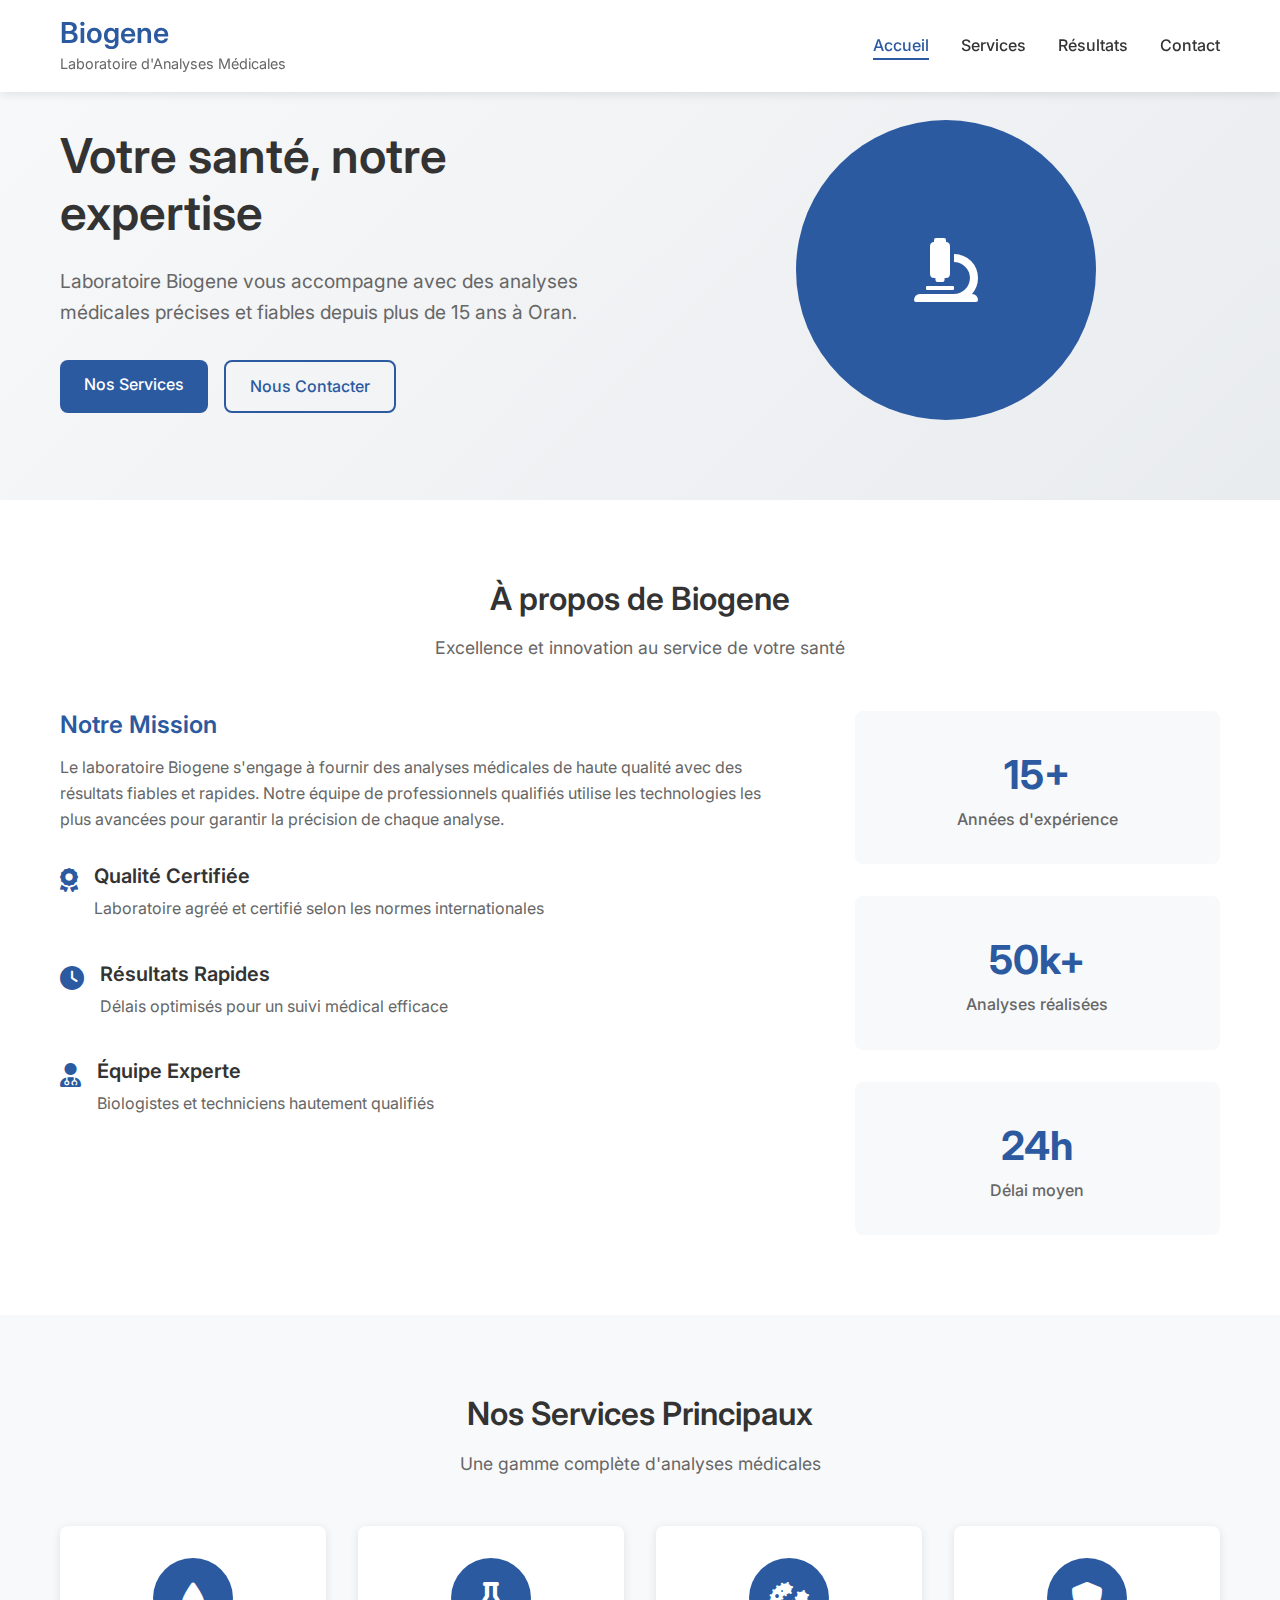
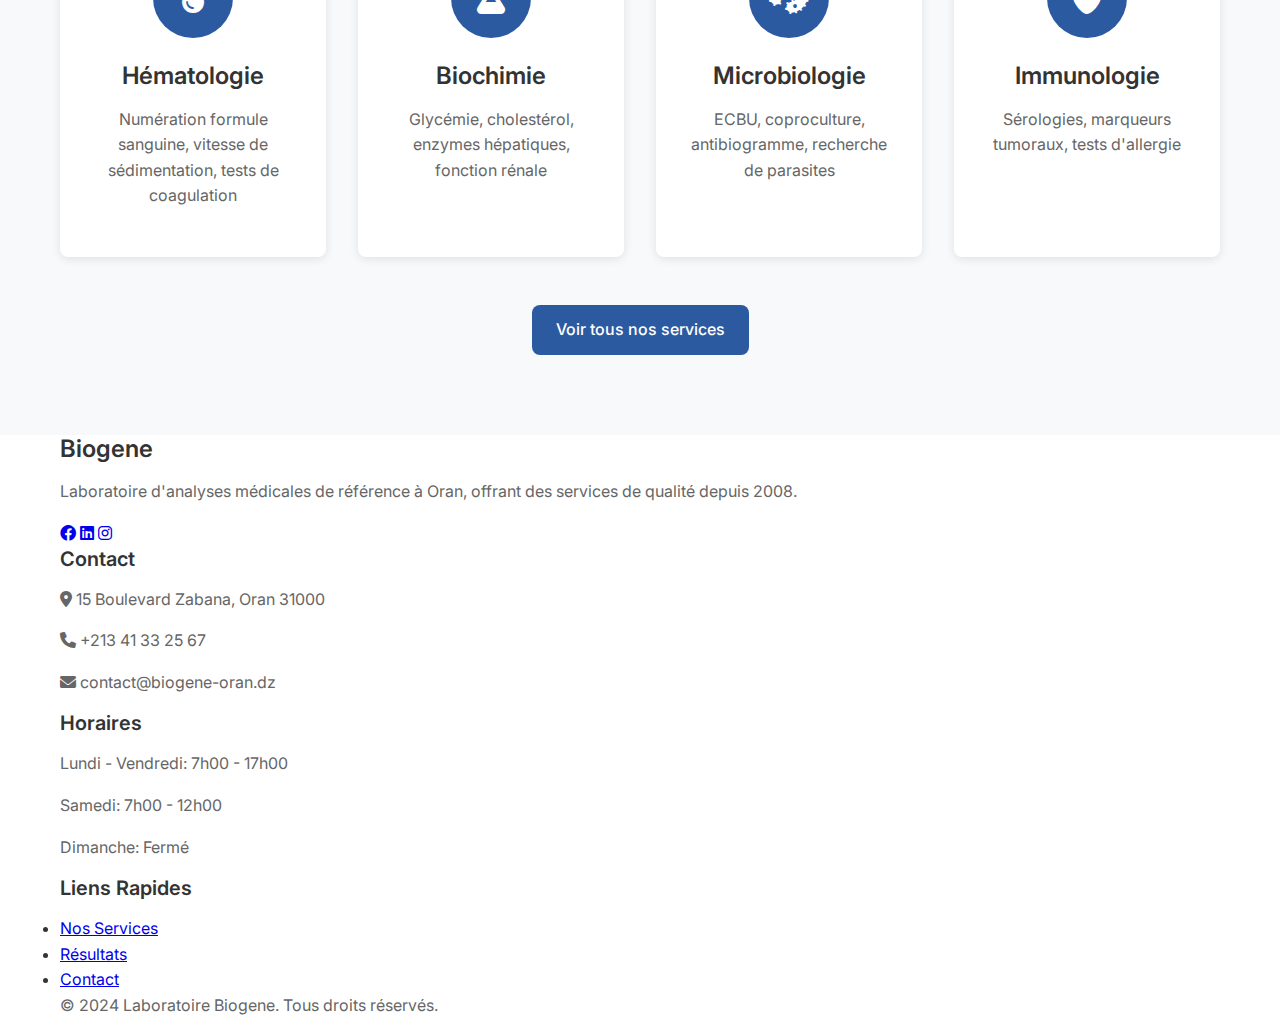
<file: index.html>
<!DOCTYPE html>
<html lang="fr">
<head>
    <meta charset="UTF-8">
    <meta name="viewport" content="width=device-width, initial-scale=1.0">
    <meta name="description" content="Laboratoire Biogene - Analyses médicales de qualité à Oran, Algérie. Hématologie, biochimie, microbiologie et plus.">
    <meta name="keywords" content="laboratoire, analyses médicales, Oran, Algérie, biologie, hématologie, biochimie">
    <title>Biogene - Laboratoire d'Analyses Médicales à Oran</title>
    
    <!-- Google Fonts -->
    <link href="https://fonts.googleapis.com/css2?family=Inter:wght@300;400;500;600;700&display=swap" rel="stylesheet">
    <!-- Font Awesome -->
    <link rel="stylesheet" href="https://cdnjs.cloudflare.com/ajax/libs/font-awesome/6.0.0/css/all.min.css">
    <!-- CSS principal -->
    <link rel="stylesheet" href="css/style.css">
</head>
<body>
    <!-- Header -->
    <header class="header">
        <nav class="navbar">
            <div class="nav-container">
                <div class="nav-logo">
                    <h1>Biogene</h1>
                    <span>Laboratoire d'Analyses Médicales</span>
                </div>
                
                <ul class="nav-menu">
                    <li class="nav-item">
                        <a href="index.html" class="nav-link active">Accueil</a>
                    </li>
                    <li class="nav-item">
                        <a href="services.html" class="nav-link">Services</a>
                    </li>
                    <li class="nav-item">
                        <a href="resultats.html" class="nav-link">Résultats</a>
                    </li>
                    <li class="nav-item">
                        <a href="contact.html" class="nav-link">Contact</a>
                    </li>
                </ul>
                
                <div class="nav-toggle" id="mobile-menu">
                    <span class="bar"></span>
                    <span class="bar"></span>
                    <span class="bar"></span>
                </div>
            </div>
        </nav>
    </header>

    <!-- Section Héro -->
    <section class="hero">
        <div class="hero-container">
            <div class="hero-content">
                <h1 class="hero-title">Votre santé, notre expertise</h1>
                <p class="hero-subtitle">Laboratoire Biogene vous accompagne avec des analyses médicales précises et fiables depuis plus de 15 ans à Oran.</p>
                <div class="hero-buttons">
                    <a href="services.html" class="btn btn-primary">Nos Services</a>
                    <a href="contact.html" class="btn btn-secondary">Nous Contacter</a>
                </div>
            </div>
            <div class="hero-image">
                <div class="placeholder-image">
                    <i class="fas fa-microscope"></i>
                </div>
            </div>
        </div>
    </section>

    <!-- Section Présentation -->
    <section class="about">
        <div class="container">
            <div class="section-header">
                <h2>À propos de Biogene</h2>
                <p>Excellence et innovation au service de votre santé</p>
            </div>
            
            <div class="about-grid">
                <div class="about-content">
                    <h3>Notre Mission</h3>
                    <p>Le laboratoire Biogene s'engage à fournir des analyses médicales de haute qualité avec des résultats fiables et rapides. Notre équipe de professionnels qualifiés utilise les technologies les plus avancées pour garantir la précision de chaque analyse.</p>
                    
                    <div class="features">
                        <div class="feature">
                            <i class="fas fa-award"></i>
                            <div>
                                <h4>Qualité Certifiée</h4>
                                <p>Laboratoire agréé et certifié selon les normes internationales</p>
                            </div>
                        </div>
                        <div class="feature">
                            <i class="fas fa-clock"></i>
                            <div>
                                <h4>Résultats Rapides</h4>
                                <p>Délais optimisés pour un suivi médical efficace</p>
                            </div>
                        </div>
                        <div class="feature">
                            <i class="fas fa-user-md"></i>
                            <div>
                                <h4>Équipe Experte</h4>
                                <p>Biologistes et techniciens hautement qualifiés</p>
                            </div>
                        </div>
                    </div>
                </div>
                
                <div class="about-stats">
                    <div class="stat">
                        <div class="stat-number">15+</div>
                        <div class="stat-label">Années d'expérience</div>
                    </div>
                    <div class="stat">
                        <div class="stat-number">50k+</div>
                        <div class="stat-label">Analyses réalisées</div>
                    </div>
                    <div class="stat">
                        <div class="stat-number">24h</div>
                        <div class="stat-label">Délai moyen</div>
                    </div>
                </div>
            </div>
        </div>
    </section>

    <!-- Section Services -->
    <section class="services-preview">
        <div class="container">
            <div class="section-header">
                <h2>Nos Services Principaux</h2>
                <p>Une gamme complète d'analyses médicales</p>
            </div>
            
            <div class="services-grid">
                <div class="service-card">
                    <div class="service-icon">
                        <i class="fas fa-tint"></i>
                    </div>
                    <h3>Hématologie</h3>
                    <p>Numération formule sanguine, vitesse de sédimentation, tests de coagulation</p>
                </div>
                
                <div class="service-card">
                    <div class="service-icon">
                        <i class="fas fa-flask"></i>
                    </div>
                    <h3>Biochimie</h3>
                    <p>Glycémie, cholestérol, enzymes hépatiques, fonction rénale</p>
                </div>
                
                <div class="service-card">
                    <div class="service-icon">
                        <i class="fas fa-bacteria"></i>
                    </div>
                    <h3>Microbiologie</h3>
                    <p>ECBU, coproculture, antibiogramme, recherche de parasites</p>
                </div>
                
                <div class="service-card">
                    <div class="service-icon">
                        <i class="fas fa-shield-alt"></i>
                    </div>
                    <h3>Immunologie</h3>
                    <p>Sérologies, marqueurs tumoraux, tests d'allergie</p>
                </div>
            </div>
            
            <div class="services-cta">
                <a href="services.html" class="btn btn-primary">Voir tous nos services</a>
            </div>
        </div>
    </section>

    <!-- Footer -->
    <footer class="footer">
        <div class="container">
            <div class="footer-content">
                <div class="footer-section">
                    <h3>Biogene</h3>
                    <p>Laboratoire d'analyses médicales de référence à Oran, offrant des services de qualité depuis 2008.</p>
                    <div class="social-links">
                        <a href="#"><i class="fab fa-facebook"></i></a>
                        <a href="#"><i class="fab fa-linkedin"></i></a>
                        <a href="#"><i class="fab fa-instagram"></i></a>
                    </div>
                </div>
                
                <div class="footer-section">
                    <h4>Contact</h4>
                    <div class="contact-info">
                        <p><i class="fas fa-map-marker-alt"></i> 15 Boulevard Zabana, Oran 31000</p>
                        <p><i class="fas fa-phone"></i> +213 41 33 25 67</p>
                        <p><i class="fas fa-envelope"></i> contact@biogene-oran.dz</p>
                    </div>
                </div>
                
                <div class="footer-section">
                    <h4>Horaires</h4>
                    <div class="hours">
                        <p>Lundi - Vendredi: 7h00 - 17h00</p>
                        <p>Samedi: 7h00 - 12h00</p>
                        <p>Dimanche: Fermé</p>
                    </div>
                </div>
                
                <div class="footer-section">
                    <h4>Liens Rapides</h4>
                    <ul class="footer-links">
                        <li><a href="services.html">Nos Services</a></li>
                        <li><a href="resultats.html">Résultats</a></li>
                        <li><a href="contact.html">Contact</a></li>
                    </ul>
                </div>
            </div>
            
            <div class="footer-bottom">
                <p>&copy; 2024 Laboratoire Biogene. Tous droits réservés.</p>
            </div>
        </div>
    </footer>

    <script src="js/script.js"></script>
</body>
</html>
</file>
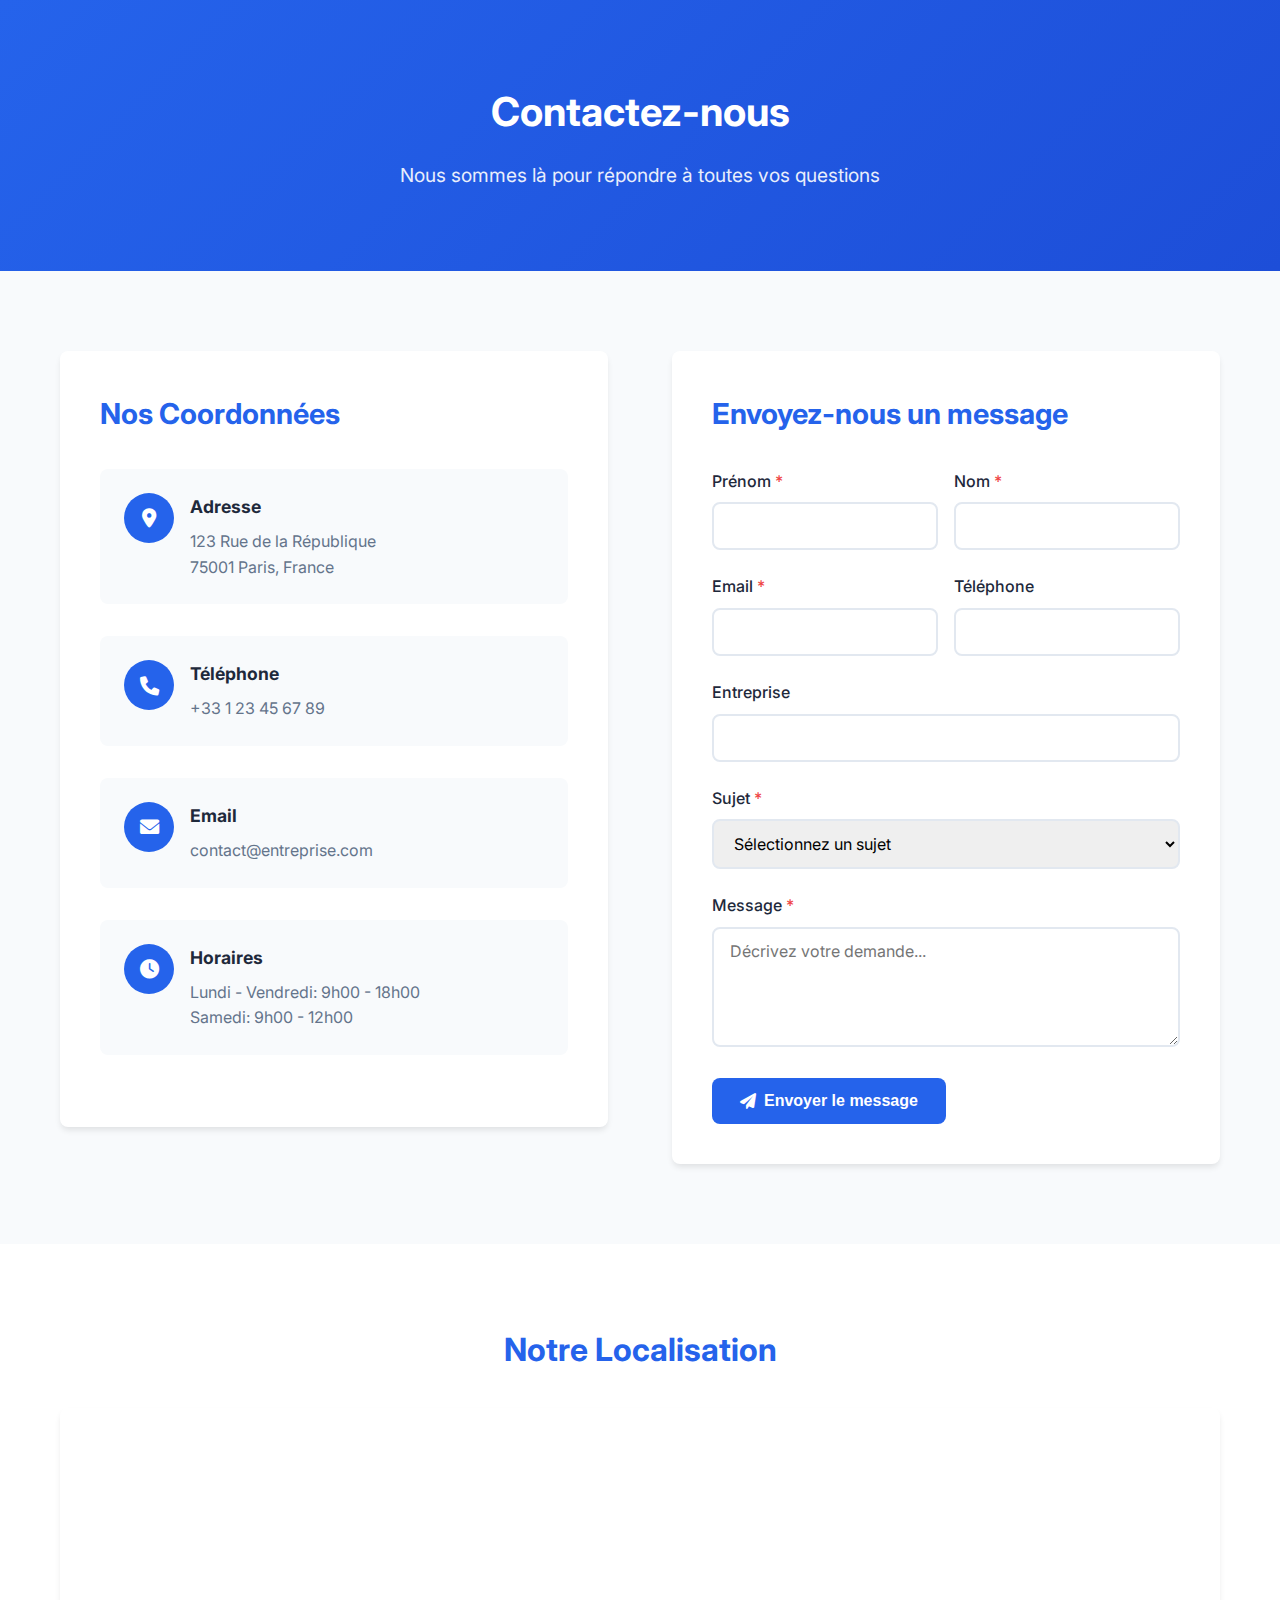
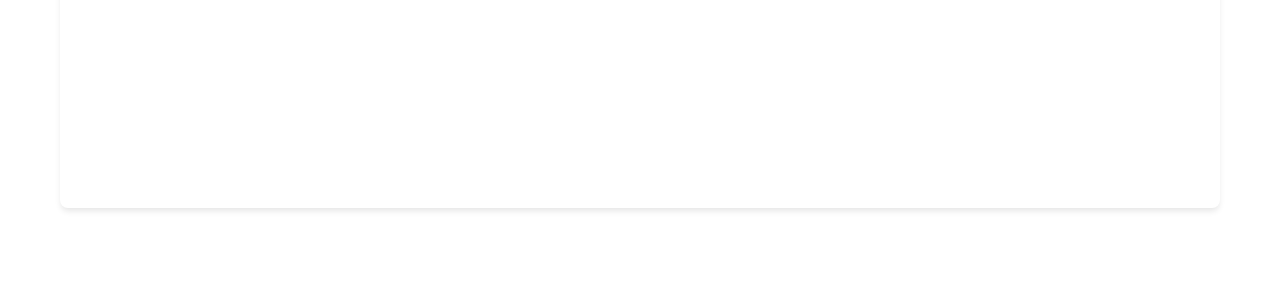
<file: contact.html>
<!DOCTYPE html>
<html lang="fr">
<head>
    <meta charset="UTF-8">
    <meta name="viewport" content="width=device-width, initial-scale=1.0">
    <meta name="description" content="Contactez-nous - Formulaire de contact, adresse et informations">
    <title>Contact - Votre Entreprise</title>
    
    <!-- Google Fonts -->
    <link href="https://fonts.googleapis.com/css2?family=Inter:wght@300;400;500;600;700&display=swap" rel="stylesheet">
    <!-- Font Awesome -->
    <link rel="stylesheet" href="https://cdnjs.cloudflare.com/ajax/libs/font-awesome/6.0.0/css/all.min.css">
    
    <style>
        /* Variables CSS */
        :root {
            --primary-color: #2563eb;
            --secondary-color: #f8fafc;
            --text-dark: #1e293b;
            --text-light: #64748b;
            --border-color: #e2e8f0;
            --success-color: #10b981;
            --error-color: #ef4444;
            --shadow: 0 4px 6px -1px rgba(0, 0, 0, 0.1);
            --shadow-lg: 0 10px 15px -3px rgba(0, 0, 0, 0.1);
            --border-radius: 8px;
            --transition: all 0.3s ease;
        }

        * {
            margin: 0;
            padding: 0;
            box-sizing: border-box;
        }

        body {
            font-family: 'Inter', sans-serif;
            line-height: 1.6;
            color: var(--text-dark);
            background-color: #ffffff;
        }

        .container {
            max-width: 1200px;
            margin: 0 auto;
            padding: 0 20px;
        }

        /* Header */
        .header {
            background: linear-gradient(135deg, var(--primary-color) 0%, #1d4ed8 100%);
            color: white;
            padding: 80px 0;
            text-align: center;
        }

        .header h1 {
            font-size: 2.5rem;
            font-weight: 700;
            margin-bottom: 1rem;
        }

        .header p {
            font-size: 1.2rem;
            opacity: 0.9;
        }

        /* Section principale */
        .contact-section {
            padding: 80px 0;
            background-color: var(--secondary-color);
        }

        .contact-grid {
            display: grid;
            grid-template-columns: 1fr 1fr;
            gap: 4rem;
            align-items: start;
        }

        /* Informations de contact */
        .contact-info {
            background: white;
            padding: 2.5rem;
            border-radius: var(--border-radius);
            box-shadow: var(--shadow);
        }

        .contact-info h2 {
            color: var(--primary-color);
            font-size: 1.8rem;
            margin-bottom: 2rem;
        }

        .contact-item {
            display: flex;
            align-items: flex-start;
            gap: 1rem;
            margin-bottom: 2rem;
            padding: 1.5rem;
            background-color: var(--secondary-color);
            border-radius: var(--border-radius);
            transition: var(--transition);
        }

        .contact-item:hover {
            transform: translateY(-2px);
            box-shadow: var(--shadow);
        }

        .contact-icon {
            width: 50px;
            height: 50px;
            background-color: var(--primary-color);
            border-radius: 50%;
            display: flex;
            justify-content: center;
            align-items: center;
            color: white;
            font-size: 1.2rem;
            flex-shrink: 0;
        }

        .contact-details h3 {
            color: var(--text-dark);
            font-size: 1.1rem;
            margin-bottom: 0.5rem;
        }

        .contact-details p {
            color: var(--text-light);
            margin: 0;
        }

        /* Formulaire */
        .contact-form {
            background: white;
            padding: 2.5rem;
            border-radius: var(--border-radius);
            box-shadow: var(--shadow);
        }

        .contact-form h2 {
            color: var(--primary-color);
            font-size: 1.8rem;
            margin-bottom: 2rem;
        }

        .form-group {
            margin-bottom: 1.5rem;
        }

        .form-row {
            display: grid;
            grid-template-columns: 1fr 1fr;
            gap: 1rem;
        }

        .form-group label {
            display: block;
            margin-bottom: 0.5rem;
            color: var(--text-dark);
            font-weight: 500;
        }

        .form-group input,
        .form-group select,
        .form-group textarea {
            width: 100%;
            padding: 12px 16px;
            border: 2px solid var(--border-color);
            border-radius: var(--border-radius);
            font-size: 1rem;
            transition: var(--transition);
            font-family: inherit;
        }

        .form-group input:focus,
        .form-group select:focus,
        .form-group textarea:focus {
            outline: none;
            border-color: var(--primary-color);
            box-shadow: 0 0 0 3px rgba(37, 99, 235, 0.1);
        }

        .form-group textarea {
            resize: vertical;
            min-height: 120px;
        }

        .required {
            color: var(--error-color);
        }

        /* Bouton */
        .btn {
            background-color: var(--primary-color);
            color: white;
            padding: 14px 28px;
            border: none;
            border-radius: var(--border-radius);
            font-size: 1rem;
            font-weight: 600;
            cursor: pointer;
            transition: var(--transition);
            display: inline-flex;
            align-items: center;
            gap: 0.5rem;
        }

        .btn:hover {
            background-color: #1d4ed8;
            transform: translateY(-2px);
            box-shadow: var(--shadow-lg);
        }

        .btn:disabled {
            background-color: var(--text-light);
            cursor: not-allowed;
            transform: none;
        }

        /* Carte Google Maps */
        .map-section {
            padding: 80px 0;
        }

        .map-section h2 {
            text-align: center;
            color: var(--primary-color);
            font-size: 2rem;
            margin-bottom: 2rem;
        }

        .map-container {
            border-radius: var(--border-radius);
            overflow: hidden;
            box-shadow: var(--shadow);
            height: 400px;
        }

        .map-container iframe {
            width: 100%;
            height: 100%;
            border: none;
        }

        /* Notifications */
        .notification {
            position: fixed;
            top: 20px;
            right: 20px;
            max-width: 400px;
            padding: 1rem 1.5rem;
            border-radius: var(--border-radius);
            box-shadow: var(--shadow-lg);
            z-index: 1000;
            transform: translateX(100%);
            transition: transform 0.3s ease;
        }

        .notification.show {
            transform: translateX(0);
        }

        .notification.success {
            background-color: var(--success-color);
            color: white;
        }

        .notification.error {
            background-color: var(--error-color);
            color: white;
        }

        .notification-close {
            background: none;
            border: none;
            color: inherit;
            cursor: pointer;
            float: right;
            font-size: 1.2rem;
            margin-left: 1rem;
        }

        /* Responsive */
        @media (max-width: 768px) {
            .header h1 {
                font-size: 2rem;
            }

            .contact-grid {
                grid-template-columns: 1fr;
                gap: 2rem;
            }

            .form-row {
                grid-template-columns: 1fr;
            }

            .contact-item {
                flex-direction: column;
                text-align: center;
            }

            .contact-form,
            .contact-info {
                padding: 2rem;
            }

            .notification {
                right: 10px;
                left: 10px;
                max-width: none;
            }
        }

        @media (max-width: 480px) {
            .container {
                padding: 0 15px;
            }

            .header {
                padding: 60px 0;
            }

            .contact-section {
                padding: 60px 0;
            }

            .contact-form,
            .contact-info {
                padding: 1.5rem;
            }
        }
    </style>
</head>
<body>
    <!-- Header -->
    <header class="header">
        <div class="container">
            <h1>Contactez-nous</h1>
            <p>Nous sommes là pour répondre à toutes vos questions</p>
        </div>
    </header>

    <!-- Section Contact -->
    <section class="contact-section">
        <div class="container">
            <div class="contact-grid">
                
                <!-- Informations de contact -->
                <div class="contact-info">
                    <h2>Nos Coordonnées</h2>
                    
                    <div class="contact-item">
                        <div class="contact-icon">
                            <i class="fas fa-map-marker-alt"></i>
                        </div>
                        <div class="contact-details">
                            <h3>Adresse</h3>
                            <p>123 Rue de la République<br>75001 Paris, France</p>
                        </div>
                    </div>
                    
                    <div class="contact-item">
                        <div class="contact-icon">
                            <i class="fas fa-phone"></i>
                        </div>
                        <div class="contact-details">
                            <h3>Téléphone</h3>
                            <p>+33 1 23 45 67 89</p>
                        </div>
                    </div>
                    
                    <div class="contact-item">
                        <div class="contact-icon">
                            <i class="fas fa-envelope"></i>
                        </div>
                        <div class="contact-details">
                            <h3>Email</h3>
                            <p>contact@entreprise.com</p>
                        </div>
                    </div>
                    
                    <div class="contact-item">
                        <div class="contact-icon">
                            <i class="fas fa-clock"></i>
                        </div>
                        <div class="contact-details">
                            <h3>Horaires</h3>
                            <p>Lundi - Vendredi: 9h00 - 18h00<br>
                            Samedi: 9h00 - 12h00</p>
                        </div>
                    </div>
                </div>
                
                <!-- Formulaire de contact -->
                <div class="contact-form">
                    <h2>Envoyez-nous un message</h2>
                    <form id="contactForm">
                        <div class="form-row">
                            <div class="form-group">
                                <label for="firstName">Prénom <span class="required">*</span></label>
                                <input type="text" id="firstName" name="firstName" required>
                            </div>
                            <div class="form-group">
                                <label for="lastName">Nom <span class="required">*</span></label>
                                <input type="text" id="lastName" name="lastName" required>
                            </div>
                        </div>
                        
                        <div class="form-row">
                            <div class="form-group">
                                <label for="email">Email <span class="required">*</span></label>
                                <input type="email" id="email" name="email" required>
                            </div>
                            <div class="form-group">
                                <label for="phone">Téléphone</label>
                                <input type="tel" id="phone" name="phone">
                            </div>
                        </div>
                        
                        <div class="form-group">
                            <label for="company">Entreprise</label>
                            <input type="text" id="company" name="company">
                        </div>
                        
                        <div class="form-group">
                            <label for="subject">Sujet <span class="required">*</span></label>
                            <select id="subject" name="subject" required>
                                <option value="">Sélectionnez un sujet</option>
                                <option value="information">Demande d'information</option>
                                <option value="devis">Demande de devis</option>
                                <option value="support">Support technique</option>
                                <option value="partenariat">Partenariat</option>
                                <option value="autre">Autre</option>
                            </select>
                        </div>
                        
                        <div class="form-group">
                            <label for="message">Message <span class="required">*</span></label>
                            <textarea id="message" name="message" placeholder="Décrivez votre demande..." required></textarea>
                        </div>
                        
                        <button type="submit" class="btn">
                            <i class="fas fa-paper-plane"></i>
                            Envoyer le message
                        </button>
                    </form>
                </div>
            </div>
        </div>
    </section>

    <!-- Section Carte -->
    <section class="map-section">
        <div class="container">
            <h2>Notre Localisation</h2>
            <div class="map-container">
                <iframe 
                    src="https://www.google.com/maps/embed?pb=!1m18!1m12!1m3!1d2624.9916256937595!2d2.292292615674073!3d48.85837007928746!2m3!1f0!2f0!3f0!3m2!1i1024!2i768!4f13.1!3m3!1m2!1s0x47e66e2964e34e2d%3A0x8ddca9ee380ef7e0!2sEiffel%20Tower!5e0!3m2!1sen!2sfr!4v1234567890123"
                    allowfullscreen="" 
                    loading="lazy" 
                    referrerpolicy="no-referrer-when-downgrade">
                </iframe>
            </div>
        </div>
    </section>

    <script>
        // Gestion du formulaire de contact
        document.getElementById('contactForm').addEventListener('submit', function(e) {
            e.preventDefault();
            
            // Récupération des données
            const formData = new FormData(this);
            const data = Object.fromEntries(formData);
            
            // Validation
            if (!validateForm(data)) {
                return;
            }
            
            // Simulation d'envoi
            const submitBtn = this.querySelector('button[type="submit"]');
            const originalText = submitBtn.innerHTML;
            
            submitBtn.disabled = true;
            submitBtn.innerHTML = '<i class="fas fa-spinner fa-spin"></i> Envoi en cours...';
            
            setTimeout(() => {
                submitBtn.disabled = false;
                submitBtn.innerHTML = originalText;
                
                showNotification('Message envoyé avec succès !', 'success');
                this.reset();
            }, 2000);
        });

        // Validation du formulaire
        function validateForm(data) {
            const requiredFields = ['firstName', 'lastName', 'email', 'subject', 'message'];
            
            for (let field of requiredFields) {
                if (!data[field] || data[field].trim() === '') {
                    showNotification(`Le champ ${getFieldLabel(field)} est requis.`, 'error');
                    return false;
                }
            }
            
            // Validation email
            const emailRegex = /^[^\s@]+@[^\s@]+\.[^\s@]+$/;
            if (!emailRegex.test(data.email)) {
                showNotification('Veuillez saisir une adresse email valide.', 'error');
                return false;
            }
            
            return true;
        }

        // Obtenir le label d'un champ
        function getFieldLabel(fieldName) {
            const labels = {
                firstName: 'Prénom',
                lastName: 'Nom',
                email: 'Email',
                subject: 'Sujet',
                message: 'Message'
            };
            return labels[fieldName] || fieldName;
        }

        // Afficher une notification
        function showNotification(message, type) {
            // Supprimer les notifications existantes
            const existingNotifications = document.querySelectorAll('.notification');
            existingNotifications.forEach(notification => notification.remove());
            
            // Créer la notification
            const notification = document.createElement('div');
            notification.className = `notification ${type}`;
            notification.innerHTML = `
                ${message}
                <button class="notification-close" onclick="this.parentElement.remove()">
                    <i class="fas fa-times"></i>
                </button>
            `;
            
            document.body.appendChild(notification);
            
            // Afficher avec animation
            setTimeout(() => notification.classList.add('show'), 100);
            
            // Masquer automatiquement après 5 secondes
            setTimeout(() => {
                notification.classList.remove('show');
                setTimeout(() => notification.remove(), 300);
            }, 5000);
        }
    </script>
</body>
</html>
</file>
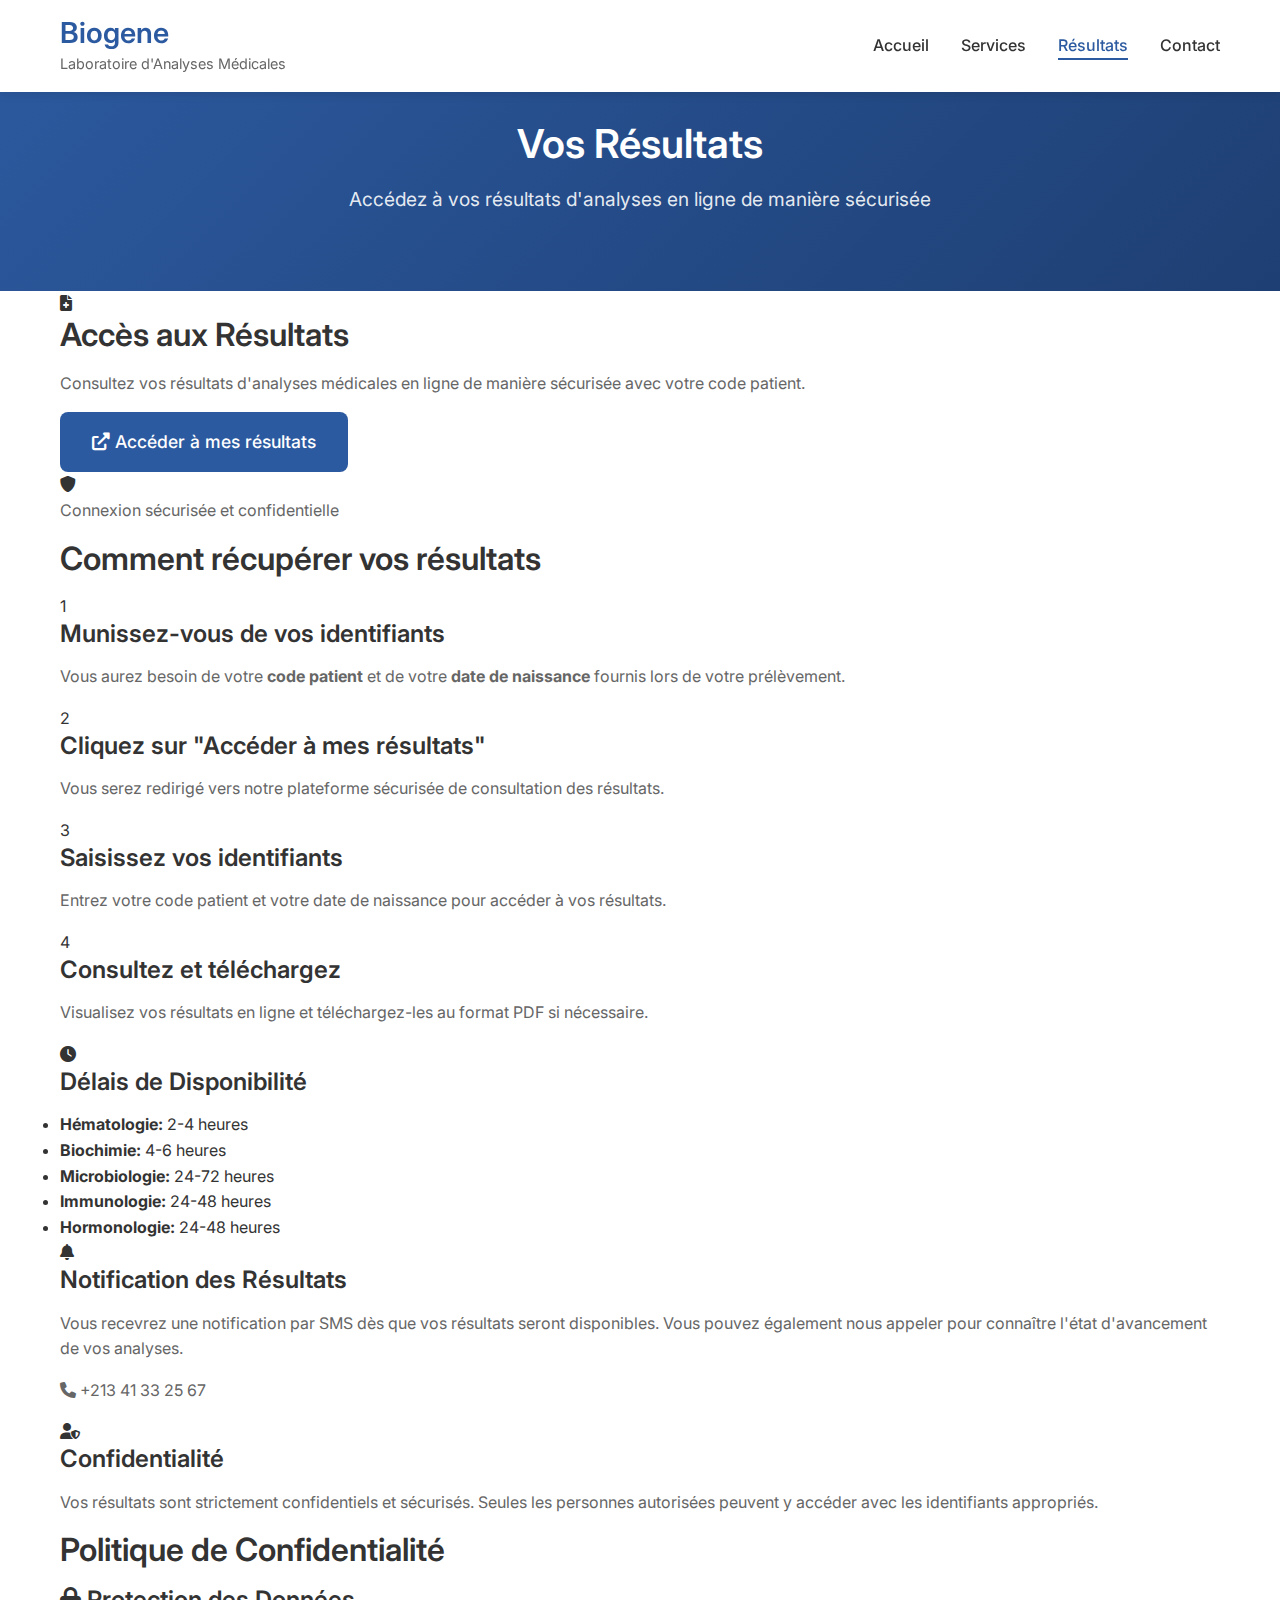
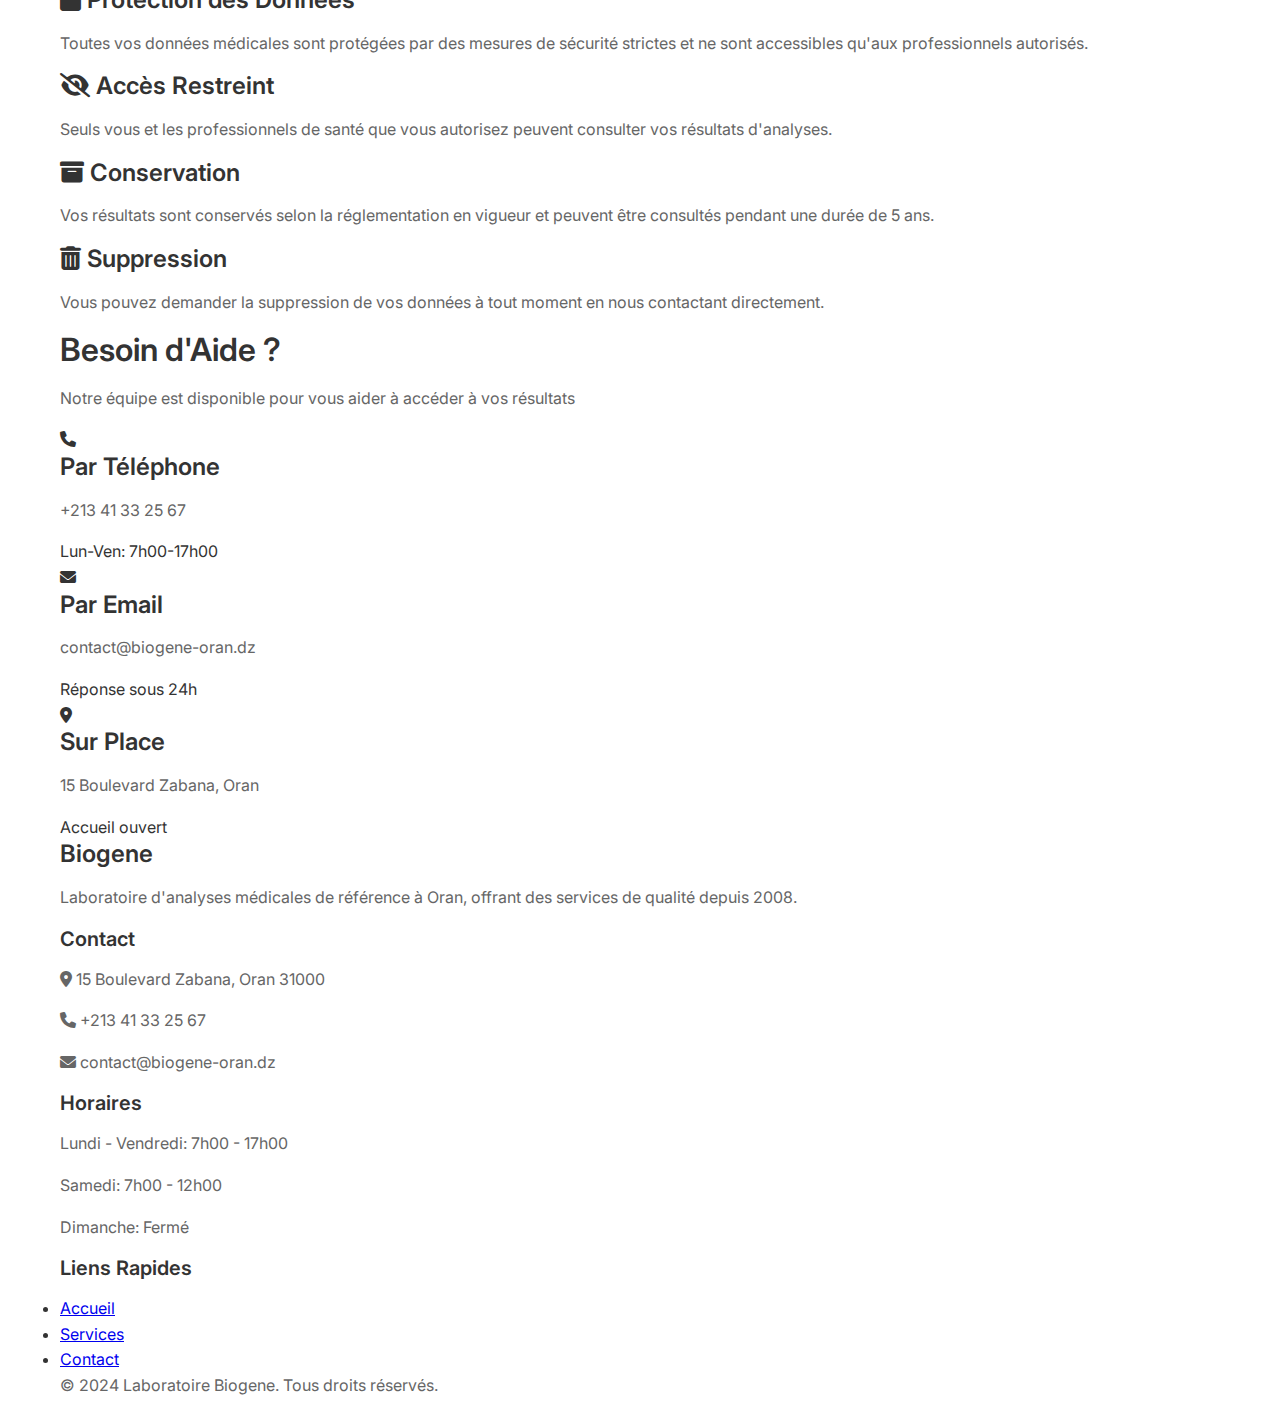
<file: resultats.html>
<!DOCTYPE html>
<html lang="fr">
<head>
    <meta charset="UTF-8">
    <meta name="viewport" content="width=device-width, initial-scale=1.0">
    <meta name="description" content="Récupérez vos résultats d'analyses médicales du laboratoire Biogene à Oran en ligne de manière sécurisée">
    <title>Résultats - Laboratoire Biogene Oran</title>
    
    <link href="https://fonts.googleapis.com/css2?family=Inter:wght@300;400;500;600;700&display=swap" rel="stylesheet">
    <link rel="stylesheet" href="https://cdnjs.cloudflare.com/ajax/libs/font-awesome/6.0.0/css/all.min.css">
    <link rel="stylesheet" href="css/style.css">
</head>
<body>
    <!-- Header -->
    <header class="header">
        <nav class="navbar">
            <div class="nav-container">
                <div class="nav-logo">
                    <h1>Biogene</h1>
                    <span>Laboratoire d'Analyses Médicales</span>
                </div>
                
                <ul class="nav-menu">
                    <li class="nav-item">
                        <a href="index.html" class="nav-link">Accueil</a>
                    </li>
                    <li class="nav-item">
                        <a href="services.html" class="nav-link">Services</a>
                    </li>
                    <li class="nav-item">
                        <a href="resultats.html" class="nav-link active">Résultats</a>
                    </li>
                    <li class="nav-item">
                        <a href="contact.html" class="nav-link">Contact</a>
                    </li>
                </ul>
                
                <div class="nav-toggle" id="mobile-menu">
                    <span class="bar"></span>
                    <span class="bar"></span>
                    <span class="bar"></span>
                </div>
            </div>
        </nav>
    </header>

    <!-- Page Header -->
    <section class="page-header">
        <div class="container">
            <h1>Vos Résultats</h1>
            <p>Accédez à vos résultats d'analyses en ligne de manière sécurisée</p>
        </div>
    </section>

    <!-- Results Access Section -->
    <section class="results-section">
        <div class="container">
            <div class="results-grid">
                
                <!-- Accès aux résultats -->
                <div class="results-access">
                    <div class="access-card">
                        <div class="card-icon">
                            <i class="fas fa-file-medical"></i>
                        </div>
                        <h2>Accès aux Résultats</h2>
                        <p>Consultez vos résultats d'analyses médicales en ligne de manière sécurisée avec votre code patient.</p>
                        
                        <div class="access-button">
                            <a href="#" class="btn btn-primary btn-large" onclick="alert('Redirection vers la plateforme sécurisée de résultats')">
                                <i class="fas fa-external-link-alt"></i>
                                Accéder à mes résultats
                            </a>
                        </div>
                        
                        <div class="security-note">
                            <i class="fas fa-shield-alt"></i>
                            <p>Connexion sécurisée et confidentielle</p>
                        </div>
                    </div>
                </div>
                
                <!-- Instructions -->
                <div class="results-instructions">
                    <h2>Comment récupérer vos résultats</h2>
                    
                    <div class="instruction-steps">
                        <div class="step">
                            <div class="step-number">1</div>
                            <div class="step-content">
                                <h3>Munissez-vous de vos identifiants</h3>
                                <p>Vous aurez besoin de votre <strong>code patient</strong> et de votre <strong>date de naissance</strong> fournis lors de votre prélèvement.</p>
                            </div>
                        </div>
                        
                        <div class="step">
                            <div class="step-number">2</div>
                            <div class="step-content">
                                <h3>Cliquez sur "Accéder à mes résultats"</h3>
                                <p>Vous serez redirigé vers notre plateforme sécurisée de consultation des résultats.</p>
                            </div>
                        </div>
                        
                        <div class="step">
                            <div class="step-number">3</div>
                            <div class="step-content">
                                <h3>Saisissez vos identifiants</h3>
                                <p>Entrez votre code patient et votre date de naissance pour accéder à vos résultats.</p>
                            </div>
                        </div>
                        
                        <div class="step">
                            <div class="step-number">4</div>
                            <div class="step-content">
                                <h3>Consultez et téléchargez</h3>
                                <p>Visualisez vos résultats en ligne et téléchargez-les au format PDF si nécessaire.</p>
                            </div>
                        </div>
                    </div>
                </div>
            </div>
        </div>
    </section>

    <!-- Délais et informations -->
    <section class="results-info">
        <div class="container">
            <div class="info-grid">
                
                <div class="info-card">
                    <div class="info-icon">
                        <i class="fas fa-clock"></i>
                    </div>
                    <h3>Délais de Disponibilité</h3>
                    <ul class="info-list">
                        <li><strong>Hématologie:</strong> 2-4 heures</li>
                        <li><strong>Biochimie:</strong> 4-6 heures</li>
                        <li><strong>Microbiologie:</strong> 24-72 heures</li>
                        <li><strong>Immunologie:</strong> 24-48 heures</li>
                        <li><strong>Hormonologie:</strong> 24-48 heures</li>
                    </ul>
                </div>
                
                <div class="info-card">
                    <div class="info-icon">
                        <i class="fas fa-bell"></i>
                    </div>
                    <h3>Notification des Résultats</h3>
                    <p>Vous recevrez une notification par SMS dès que vos résultats seront disponibles. Vous pouvez également nous appeler pour connaître l'état d'avancement de vos analyses.</p>
                    <div class="contact-quick">
                        <p><i class="fas fa-phone"></i> +213 41 33 25 67</p>
                    </div>
                </div>
                
                <div class="info-card">
                    <div class="info-icon">
                        <i class="fas fa-user-shield"></i>
                    </div>
                    <h3>Confidentialité</h3>
                    <p>Vos résultats sont strictement confidentiels et sécurisés. Seules les personnes autorisées peuvent y accéder avec les identifiants appropriés.</p>
                </div>
            </div>
        </div>
    </section>

    <!-- Politique de confidentialité -->
    <section class="privacy-section">
        <div class="container">
            <div class="privacy-content">
                <h2>Politique de Confidentialité</h2>
                
                <div class="privacy-grid">
                    <div class="privacy-item">
                        <h3><i class="fas fa-lock"></i> Protection des Données</h3>
                        <p>Toutes vos données médicales sont protégées par des mesures de sécurité strictes et ne sont accessibles qu'aux professionnels autorisés.</p>
                    </div>
                    
                    <div class="privacy-item">
                        <h3><i class="fas fa-eye-slash"></i> Accès Restreint</h3>
                        <p>Seuls vous et les professionnels de santé que vous autorisez peuvent consulter vos résultats d'analyses.</p>
                    </div>
                    
                    <div class="privacy-item">
                        <h3><i class="fas fa-archive"></i> Conservation</h3>
                        <p>Vos résultats sont conservés selon la réglementation en vigueur et peuvent être consultés pendant une durée de 5 ans.</p>
                    </div>
                    
                    <div class="privacy-item">
                        <h3><i class="fas fa-trash-alt"></i> Suppression</h3>
                        <p>Vous pouvez demander la suppression de vos données à tout moment en nous contactant directement.</p>
                    </div>
                </div>
            </div>
        </div>
    </section>

    <!-- Section d'aide -->
    <section class="help-section">
        <div class="container">
            <div class="help-content">
                <h2>Besoin d'Aide ?</h2>
                <p>Notre équipe est disponible pour vous aider à accéder à vos résultats</p>
                
                <div class="help-options">
                    <div class="help-option">
                        <i class="fas fa-phone"></i>
                        <h3>Par Téléphone</h3>
                        <p>+213 41 33 25 67</p>
                        <span>Lun-Ven: 7h00-17h00</span>
                    </div>
                    
                    <div class="help-option">
                        <i class="fas fa-envelope"></i>
                        <h3>Par Email</h3>
                        <p>contact@biogene-oran.dz</p>
                        <span>Réponse sous 24h</span>
                    </div>
                    
                    <div class="help-option">
                        <i class="fas fa-map-marker-alt"></i>
                        <h3>Sur Place</h3>
                        <p>15 Boulevard Zabana, Oran</p>
                        <span>Accueil ouvert</span>
                    </div>
                </div>
            </div>
        </div>
    </section>

    <!-- Footer -->
    <footer class="footer">
        <div class="container">
            <div class="footer-content">
                <div class="footer-section">
                    <h3>Biogene</h3>
                    <p>Laboratoire d'analyses médicales de référence à Oran, offrant des services de qualité depuis 2008.</p>
                </div>
                
                <div class="footer-section">
                    <h4>Contact</h4>
                    <div class="contact-info">
                        <p><i class="fas fa-map-marker-alt"></i> 15 Boulevard Zabana, Oran 31000</p>
                        <p><i class="fas fa-phone"></i> +213 41 33 25 67</p>
                        <p><i class="fas fa-envelope"></i> contact@biogene-oran.dz</p>
                    </div>
                </div>
                
                <div class="footer-section">
                    <h4>Horaires</h4>
                    <div class="hours">
                        <p>Lundi - Vendredi: 7h00 - 17h00</p>
                        <p>Samedi: 7h00 - 12h00</p>
                        <p>Dimanche: Fermé</p>
                    </div>
                </div>
                
                <div class="footer-section">
                    <h4>Liens Rapides</h4>
                    <ul class="footer-links">
                        <li><a href="index.html">Accueil</a></li>
                        <li><a href="services.html">Services</a></li>
                        <li><a href="contact.html">Contact</a></li>
                    </ul>
                </div>
            </div>
            
            <div class="footer-bottom">
                <p>&copy; 2024 Laboratoire Biogene. Tous droits réservés.</p>
            </div>
        </div>
    </footer>

    <script src="js/script.js"></script>
</body>
</html>
</file>
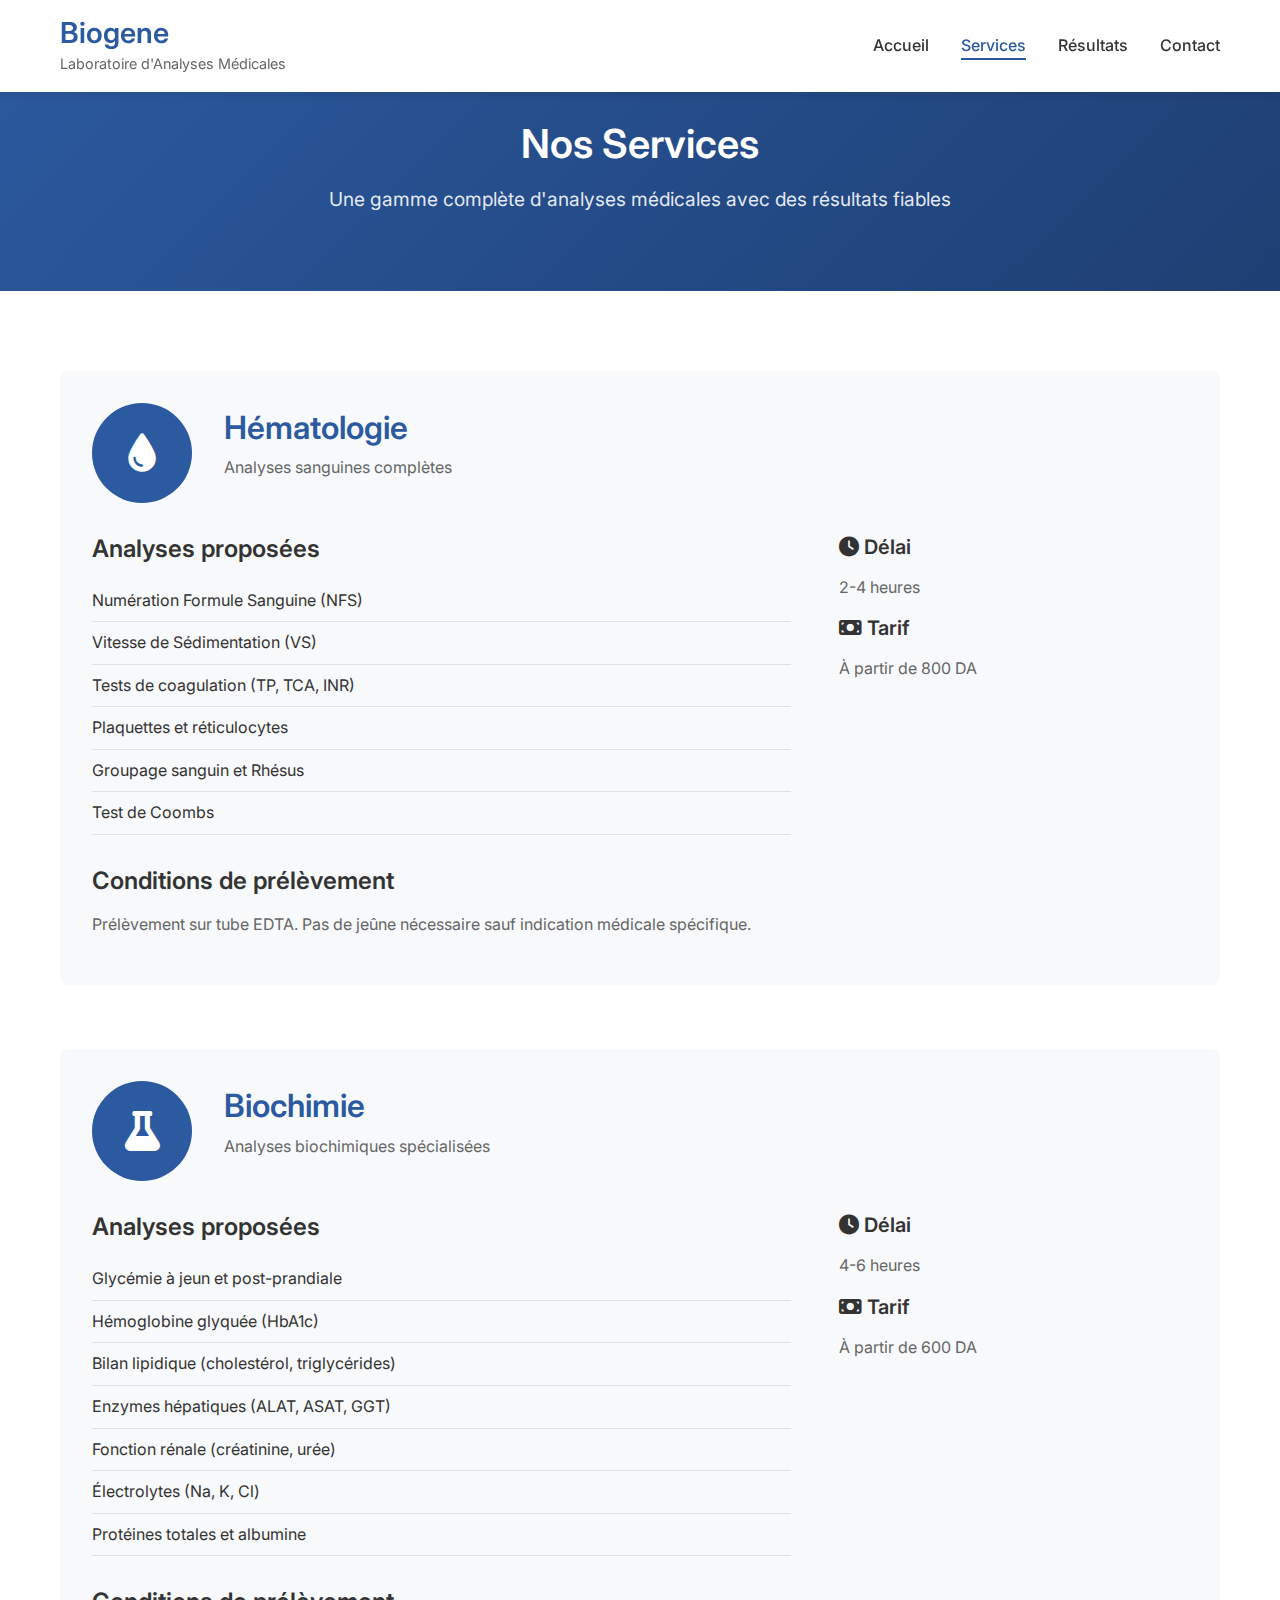
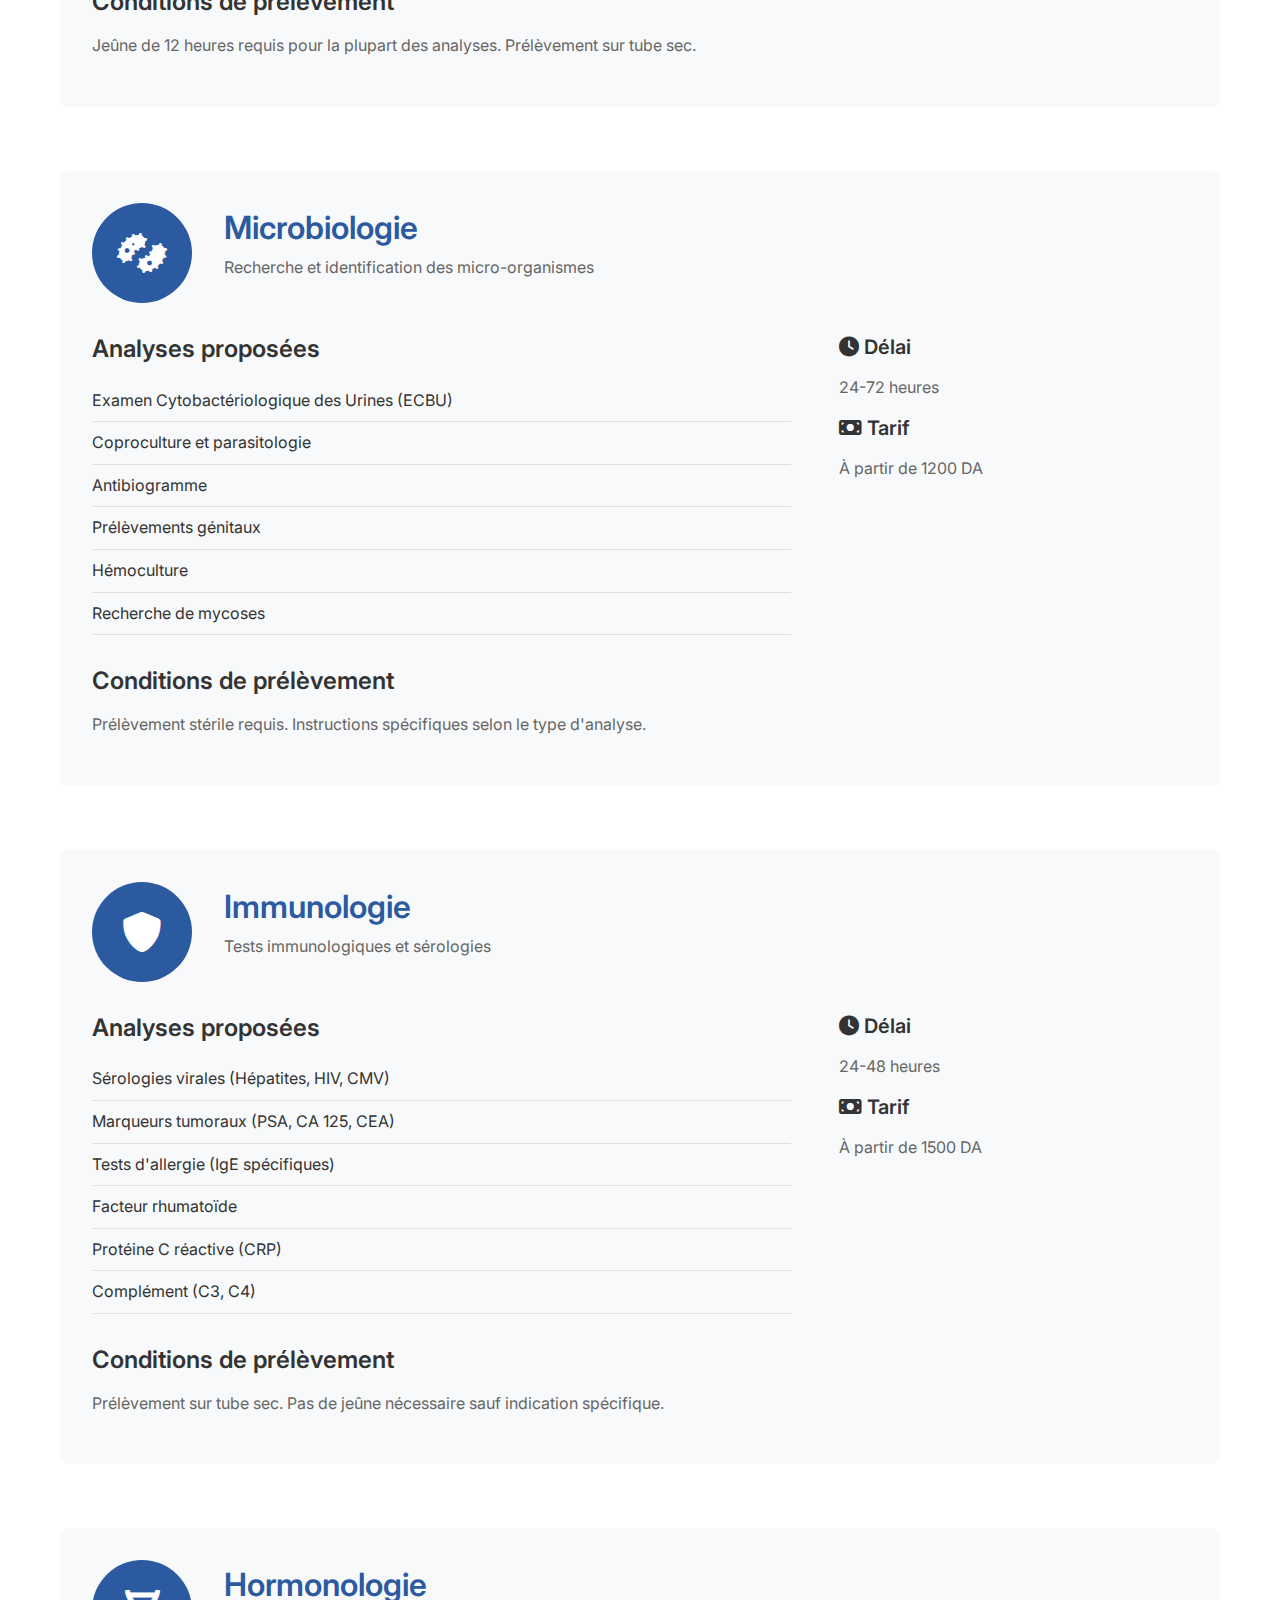
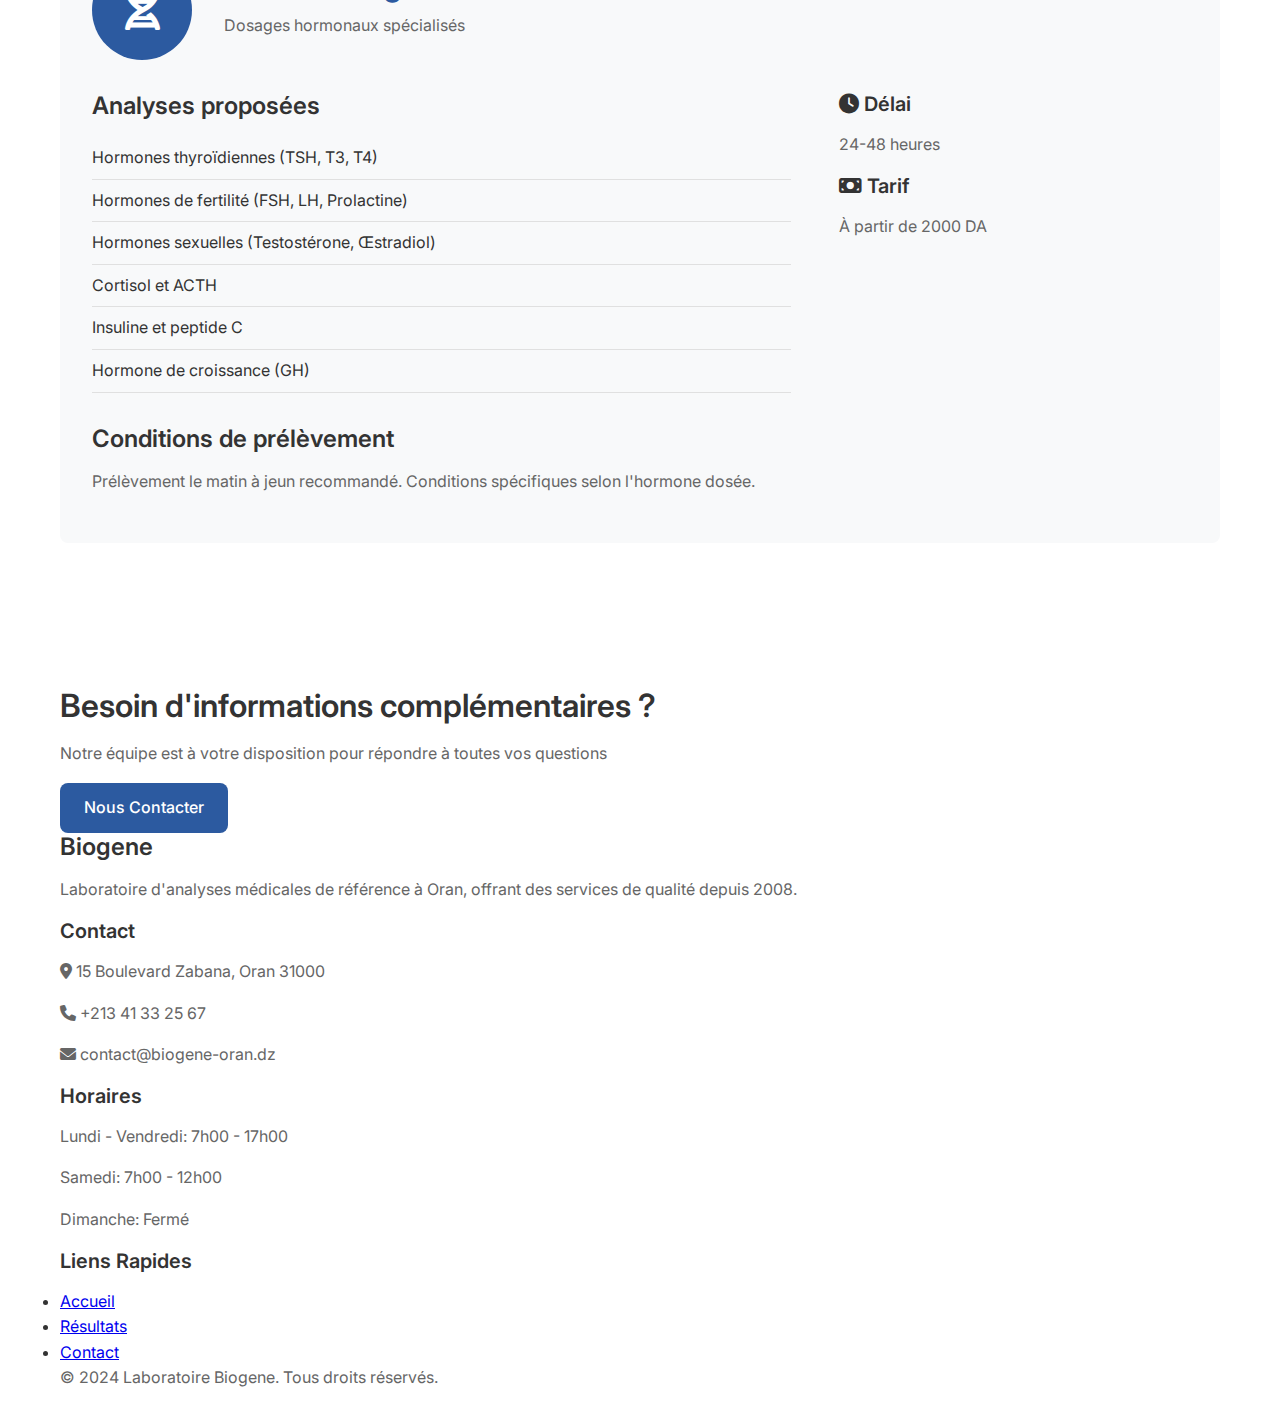
<file: services.html>
<!DOCTYPE html>
<html lang="fr">
<head>
    <meta charset="UTF-8">
    <meta name="viewport" content="width=device-width, initial-scale=1.0">
    <meta name="description" content="Services d'analyses médicales du laboratoire Biogene à Oran - Hématologie, biochimie, microbiologie, immunologie et hormonologie">
    <title>Services - Laboratoire Biogene Oran</title>
    
    <link href="https://fonts.googleapis.com/css2?family=Inter:wght@300;400;500;600;700&display=swap" rel="stylesheet">
    <link rel="stylesheet" href="https://cdnjs.cloudflare.com/ajax/libs/font-awesome/6.0.0/css/all.min.css">
    <link rel="stylesheet" href="css/style.css">
</head>
<body>
    <!-- Header -->
    <header class="header">
        <nav class="navbar">
            <div class="nav-container">
                <div class="nav-logo">
                    <h1>Biogene</h1>
                    <span>Laboratoire d'Analyses Médicales</span>
                </div>
                
                <ul class="nav-menu">
                    <li class="nav-item">
                        <a href="index.html" class="nav-link">Accueil</a>
                    </li>
                    <li class="nav-item">
                        <a href="services.html" class="nav-link active">Services</a>
                    </li>
                    <li class="nav-item">
                        <a href="resultats.html" class="nav-link">Résultats</a>
                    </li>
                    <li class="nav-item">
                        <a href="contact.html" class="nav-link">Contact</a>
                    </li>
                </ul>
                
                <div class="nav-toggle" id="mobile-menu">
                    <span class="bar"></span>
                    <span class="bar"></span>
                    <span class="bar"></span>
                </div>
            </div>
        </nav>
    </header>

    <!-- Page Header -->
    <section class="page-header">
        <div class="container">
            <h1>Nos Services</h1>
            <p>Une gamme complète d'analyses médicales avec des résultats fiables</p>
        </div>
    </section>

    <!-- Services détaillés -->
    <section class="services-detailed">
        <div class="container">
            
            <!-- Hématologie -->
            <div class="service-section">
                <div class="service-header">
                    <div class="service-icon-large">
                        <i class="fas fa-tint"></i>
                    </div>
                    <div class="service-title">
                        <h2>Hématologie</h2>
                        <p>Analyses sanguines complètes</p>
                    </div>
                </div>
                
                <div class="service-details">
                    <div class="service-content">
                        <h3>Analyses proposées</h3>
                        <ul class="service-list">
                            <li>Numération Formule Sanguine (NFS)</li>
                            <li>Vitesse de Sédimentation (VS)</li>
                            <li>Tests de coagulation (TP, TCA, INR)</li>
                            <li>Plaquettes et réticulocytes</li>
                            <li>Groupage sanguin et Rhésus</li>
                            <li>Test de Coombs</li>
                        </ul>
                        
                        <h3>Conditions de prélèvement</h3>
                        <p>Prélèvement sur tube EDTA. Pas de jeûne nécessaire sauf indication médicale spécifique.</p>
                    </div>
                    
                    <div class="service-info">
                        <div class="info-card">
                            <h4><i class="fas fa-clock"></i> Délai</h4>
                            <p>2-4 heures</p>
                        </div>
                        <div class="info-card">
                            <h4><i class="fas fa-money-bill"></i> Tarif</h4>
                            <p>À partir de 800 DA</p>
                        </div>
                    </div>
                </div>
            </div>

            <!-- Biochimie -->
            <div class="service-section">
                <div class="service-header">
                    <div class="service-icon-large">
                        <i class="fas fa-flask"></i>
                    </div>
                    <div class="service-title">
                        <h2>Biochimie</h2>
                        <p>Analyses biochimiques spécialisées</p>
                    </div>
                </div>
                
                <div class="service-details">
                    <div class="service-content">
                        <h3>Analyses proposées</h3>
                        <ul class="service-list">
                            <li>Glycémie à jeun et post-prandiale</li>
                            <li>Hémoglobine glyquée (HbA1c)</li>
                            <li>Bilan lipidique (cholestérol, triglycérides)</li>
                            <li>Enzymes hépatiques (ALAT, ASAT, GGT)</li>
                            <li>Fonction rénale (créatinine, urée)</li>
                            <li>Électrolytes (Na, K, Cl)</li>
                            <li>Protéines totales et albumine</li>
                        </ul>
                        
                        <h3>Conditions de prélèvement</h3>
                        <p>Jeûne de 12 heures requis pour la plupart des analyses. Prélèvement sur tube sec.</p>
                    </div>
                    
                    <div class="service-info">
                        <div class="info-card">
                            <h4><i class="fas fa-clock"></i> Délai</h4>
                            <p>4-6 heures</p>
                        </div>
                        <div class="info-card">
                            <h4><i class="fas fa-money-bill"></i> Tarif</h4>
                            <p>À partir de 600 DA</p>
                        </div>
                    </div>
                </div>
            </div>

            <!-- Microbiologie -->
            <div class="service-section">
                <div class="service-header">
                    <div class="service-icon-large">
                        <i class="fas fa-bacteria"></i>
                    </div>
                    <div class="service-title">
                        <h2>Microbiologie</h2>
                        <p>Recherche et identification des micro-organismes</p>
                    </div>
                </div>
                
                <div class="service-details">
                    <div class="service-content">
                        <h3>Analyses proposées</h3>
                        <ul class="service-list">
                            <li>Examen Cytobactériologique des Urines (ECBU)</li>
                            <li>Coproculture et parasitologie</li>
                            <li>Antibiogramme</li>
                            <li>Prélèvements génitaux</li>
                            <li>Hémoculture</li>
                            <li>Recherche de mycoses</li>
                        </ul>
                        
                        <h3>Conditions de prélèvement</h3>
                        <p>Prélèvement stérile requis. Instructions spécifiques selon le type d'analyse.</p>
                    </div>
                    
                    <div class="service-info">
                        <div class="info-card">
                            <h4><i class="fas fa-clock"></i> Délai</h4>
                            <p>24-72 heures</p>
                        </div>
                        <div class="info-card">
                            <h4><i class="fas fa-money-bill"></i> Tarif</h4>
                            <p>À partir de 1200 DA</p>
                        </div>
                    </div>
                </div>
            </div>

            <!-- Immunologie -->
            <div class="service-section">
                <div class="service-header">
                    <div class="service-icon-large">
                        <i class="fas fa-shield-alt"></i>
                    </div>
                    <div class="service-title">
                        <h2>Immunologie</h2>
                        <p>Tests immunologiques et sérologies</p>
                    </div>
                </div>
                
                <div class="service-details">
                    <div class="service-content">
                        <h3>Analyses proposées</h3>
                        <ul class="service-list">
                            <li>Sérologies virales (Hépatites, HIV, CMV)</li>
                            <li>Marqueurs tumoraux (PSA, CA 125, CEA)</li>
                            <li>Tests d'allergie (IgE spécifiques)</li>
                            <li>Facteur rhumatoïde</li>
                            <li>Protéine C réactive (CRP)</li>
                            <li>Complément (C3, C4)</li>
                        </ul>
                        
                        <h3>Conditions de prélèvement</h3>
                        <p>Prélèvement sur tube sec. Pas de jeûne nécessaire sauf indication spécifique.</p>
                    </div>
                    
                    <div class="service-info">
                        <div class="info-card">
                            <h4><i class="fas fa-clock"></i> Délai</h4>
                            <p>24-48 heures</p>
                        </div>
                        <div class="info-card">
                            <h4><i class="fas fa-money-bill"></i> Tarif</h4>
                            <p>À partir de 1500 DA</p>
                        </div>
                    </div>
                </div>
            </div>

            <!-- Hormonologie -->
            <div class="service-section">
                <div class="service-header">
                    <div class="service-icon-large">
                        <i class="fas fa-dna"></i>
                    </div>
                    <div class="service-title">
                        <h2>Hormonologie</h2>
                        <p>Dosages hormonaux spécialisés</p>
                    </div>
                </div>
                
                <div class="service-details">
                    <div class="service-content">
                        <h3>Analyses proposées</h3>
                        <ul class="service-list">
                            <li>Hormones thyroïdiennes (TSH, T3, T4)</li>
                            <li>Hormones de fertilité (FSH, LH, Prolactine)</li>
                            <li>Hormones sexuelles (Testostérone, Œstradiol)</li>
                            <li>Cortisol et ACTH</li>
                            <li>Insuline et peptide C</li>
                            <li>Hormone de croissance (GH)</li>
                        </ul>
                        
                        <h3>Conditions de prélèvement</h3>
                        <p>Prélèvement le matin à jeun recommandé. Conditions spécifiques selon l'hormone dosée.</p>
                    </div>
                    
                    <div class="service-info">
                        <div class="info-card">
                            <h4><i class="fas fa-clock"></i> Délai</h4>
                            <p>24-48 heures</p>
                        </div>
                        <div class="info-card">
                            <h4><i class="fas fa-money-bill"></i> Tarif</h4>
                            <p>À partir de 2000 DA</p>
                        </div>
                    </div>
                </div>
            </div>
        </div>
    </section>

    <!-- Section CTA -->
    <section class="cta-section">
        <div class="container">
            <div class="cta-content">
                <h2>Besoin d'informations complémentaires ?</h2>
                <p>Notre équipe est à votre disposition pour répondre à toutes vos questions</p>
                <a href="contact.html" class="btn btn-primary">Nous Contacter</a>
            </div>
        </div>
    </section>

    <!-- Footer -->
    <footer class="footer">
        <div class="container">
            <div class="footer-content">
                <div class="footer-section">
                    <h3>Biogene</h3>
                    <p>Laboratoire d'analyses médicales de référence à Oran, offrant des services de qualité depuis 2008.</p>
                </div>
                
                <div class="footer-section">
                    <h4>Contact</h4>
                    <div class="contact-info">
                        <p><i class="fas fa-map-marker-alt"></i> 15 Boulevard Zabana, Oran 31000</p>
                        <p><i class="fas fa-phone"></i> +213 41 33 25 67</p>
                        <p><i class="fas fa-envelope"></i> contact@biogene-oran.dz</p>
                    </div>
                </div>
                
                <div class="footer-section">
                    <h4>Horaires</h4>
                    <div class="hours">
                        <p>Lundi - Vendredi: 7h00 - 17h00</p>
                        <p>Samedi: 7h00 - 12h00</p>
                        <p>Dimanche: Fermé</p>
                    </div>
                </div>
                
                <div class="footer-section">
                    <h4>Liens Rapides</h4>
                    <ul class="footer-links">
                        <li><a href="index.html">Accueil</a></li>
                        <li><a href="resultats.html">Résultats</a></li>
                        <li><a href="contact.html">Contact</a></li>
                    </ul>
                </div>
            </div>
            
            <div class="footer-bottom">
                <p>&copy; 2024 Laboratoire Biogene. Tous droits réservés.</p>
            </div>
        </div>
    </footer>

    <script src="js/script.js"></script>
</body>
</html>
</file>
<file: css/style.css>
/* ===== VARIABLES CSS ===== */
:root {
    --primary-color: #2c5aa0;
    --secondary-color: #ffffff;
    --accent-color: #f8f9fa;
    --text-dark: #333333;
    --text-light: #666666;
    --border-color: #e0e0e0;
    --shadow: 0 2px 10px rgba(0, 0, 0, 0.1);
    --shadow-hover: 0 4px 20px rgba(0, 0, 0, 0.15);
    --transition: all 0.3s ease;
    --border-radius: 8px;
    --max-width: 1200px;
}

/* ===== RESET ET BASE ===== */
* {
    margin: 0;
    padding: 0;
    box-sizing: border-box;
}

html {
    scroll-behavior: smooth;
}

body {
    font-family: 'Inter', sans-serif;
    line-height: 1.6;
    color: var(--text-dark);
    background-color: var(--secondary-color);
}

.container {
    max-width: var(--max-width);
    margin: 0 auto;
    padding: 0 20px;
}

/* ===== TYPOGRAPHIE ===== */
h1, h2, h3, h4, h5, h6 {
    font-weight: 600;
    line-height: 1.2;
    margin-bottom: 1rem;
}

h1 { font-size: 2.5rem; }
h2 { font-size: 2rem; }
h3 { font-size: 1.5rem; }
h4 { font-size: 1.25rem; }

p {
    margin-bottom: 1rem;
    color: var(--text-light);
}

/* ===== BOUTONS ===== */
.btn {
    display: inline-block;
    padding: 12px 24px;
    border: none;
    border-radius: var(--border-radius);
    text-decoration: none;
    font-weight: 500;
    text-align: center;
    cursor: pointer;
    transition: var(--transition);
    font-size: 1rem;
}

.btn-primary {
    background-color: var(--primary-color);
    color: var(--secondary-color);
}

.btn-primary:hover {
    background-color: #1e3f73;
    transform: translateY(-2px);
    box-shadow: var(--shadow-hover);
}

.btn-secondary {
    background-color: transparent;
    color: var(--primary-color);
    border: 2px solid var(--primary-color);
}

.btn-secondary:hover {
    background-color: var(--primary-color);
    color: var(--secondary-color);
}

.btn-large {
    padding: 16px 32px;
    font-size: 1.1rem;
}

/* ===== HEADER ET NAVIGATION ===== */
.header {
    background-color: var(--secondary-color);
    box-shadow: var(--shadow);
    position: fixed;
    top: 0;
    width: 100%;
    z-index: 1000;
}

.navbar {
    padding: 1rem 0;
}

.nav-container {
    display: flex;
    justify-content: space-between;
    align-items: center;
    max-width: var(--max-width);
    margin: 0 auto;
    padding: 0 20px;
}

.nav-logo h1 {
    color: var(--primary-color);
    font-size: 1.8rem;
    margin-bottom: 0;
}

.nav-logo span {
    color: var(--text-light);
    font-size: 0.9rem;
}

.nav-menu {
    display: flex;
    list-style: none;
    gap: 2rem;
}

.nav-link {
    text-decoration: none;
    color: var(--text-dark);
    font-weight: 500;
    transition: var(--transition);
    position: relative;
}

.nav-link:hover,
.nav-link.active {
    color: var(--primary-color);
}

.nav-link.active::after {
    content: '';
    position: absolute;
    bottom: -5px;
    left: 0;
    width: 100%;
    height: 2px;
    background-color: var(--primary-color);
}

/* Menu mobile */
.nav-toggle {
    display: none;
    flex-direction: column;
    cursor: pointer;
}

.bar {
    width: 25px;
    height: 3px;
    background-color: var(--text-dark);
    margin: 3px 0;
    transition: var(--transition);
}

/* ===== SECTION HÉRO ===== */
.hero {
    padding: 120px 0 80px;
    background: linear-gradient(135deg, #f8f9fa 0%, #e9ecef 100%);
}

.hero-container {
    display: grid;
    grid-template-columns: 1fr 1fr;
    gap: 4rem;
    align-items: center;
    max-width: var(--max-width);
    margin: 0 auto;
    padding: 0 20px;
}

.hero-title {
    font-size: 3rem;
    color: var(--text-dark);
    margin-bottom: 1.5rem;
}

.hero-subtitle {
    font-size: 1.2rem;
    color: var(--text-light);
    margin-bottom: 2rem;
}

.hero-buttons {
    display: flex;
    gap: 1rem;
}

.hero-image {
    display: flex;
    justify-content: center;
    align-items: center;
}

.placeholder-image {
    width: 300px;
    height: 300px;
    background-color: var(--primary-color);
    border-radius: 50%;
    display: flex;
    justify-content: center;
    align-items: center;
    color: var(--secondary-color);
    font-size: 4rem;
}

/* ===== SECTIONS GÉNÉRALES ===== */
.section-header {
    text-align: center;
    margin-bottom: 3rem;
}

.section-header h2 {
    color: var(--text-dark);
    margin-bottom: 1rem;
}

.section-header p {
    font-size: 1.1rem;
    color: var(--text-light);
}

/* ===== SECTION À PROPOS ===== */
.about {
    padding: 80px 0;
}

.about-grid {
    display: grid;
    grid-template-columns: 2fr 1fr;
    gap: 4rem;
    align-items: start;
}

.about-content h3 {
    color: var(--primary-color);
    margin-bottom: 1rem;
}

.features {
    margin-top: 2rem;
}

.feature {
    display: flex;
    gap: 1rem;
    margin-bottom: 1.5rem;
}

.feature i {
    color: var(--primary-color);
    font-size: 1.5rem;
    margin-top: 0.25rem;
}

.feature h4 {
    color: var(--text-dark);
    margin-bottom: 0.5rem;
}

.about-stats {
    display: flex;
    flex-direction: column;
    gap: 2rem;
}

.stat {
    text-align: center;
    padding: 2rem;
    background-color: var(--accent-color);
    border-radius: var(--border-radius);
}

.stat-number {
    font-size: 2.5rem;
    font-weight: 700;
    color: var(--primary-color);
}

.stat-label {
    color: var(--text-light);
    font-weight: 500;
}

/* ===== SECTION SERVICES ===== */
.services-preview {
    padding: 80px 0;
    background-color: var(--accent-color);
}

.services-grid {
    display: grid;
    grid-template-columns: repeat(auto-fit, minmax(250px, 1fr));
    gap: 2rem;
    margin-bottom: 3rem;
}

.service-card {
    background-color: var(--secondary-color);
    padding: 2rem;
    border-radius: var(--border-radius);
    text-align: center;
    box-shadow: var(--shadow);
    transition: var(--transition);
}

.service-card:hover {
    transform: translateY(-5px);
    box-shadow: var(--shadow-hover);
}

.service-icon {
    width: 80px;
    height: 80px;
    background-color: var(--primary-color);
    border-radius: 50%;
    display: flex;
    justify-content: center;
    align-items: center;
    margin: 0 auto 1.5rem;
    color: var(--secondary-color);
    font-size: 2rem;
}

.service-card h3 {
    color: var(--text-dark);
    margin-bottom: 1rem;
}

.services-cta {
    text-align: center;
}

/* ===== PAGE HEADER ===== */
.page-header {
    padding: 120px 0 60px;
    background: linear-gradient(135deg, var(--primary-color) 0%, #1e3f73 100%);
    color: var(--secondary-color);
    text-align: center;
}

.page-header h1 {
    font-size: 2.5rem;
    margin-bottom: 1rem;
}

.page-header p {
    font-size: 1.2rem;
    color: rgba(255, 255, 255, 0.9);
}

/* ===== SERVICES DÉTAILLÉS ===== */
.services-detailed {
    padding: 80px 0;
}

.service-section {
    margin-bottom: 4rem;
    padding: 2rem;
    background-color: var(--accent-color);
    border-radius: var(--border-radius);
}

.service-header {
    display: flex;
    align-items: center;
    gap: 2rem;
    margin-bottom: 2rem;
}

.service-icon-large {
    width: 100px;
    height: 100px;
    background-color: var(--primary-color);
    border-radius: 50%;
    display: flex;
    justify-content: center;
    align-items: center;
    color: var(--secondary-color);
    font-size: 2.5rem;
}

.service-title h2 {
    color: var(--primary-color);
    margin-bottom: 0.5rem;
}

.service-details {
    display: grid;
    grid-template-columns: 2fr 1fr;
    gap: 3rem;
}

.service-list {
    list-style: none;
    margin-bottom: 2rem;
}

.service-list li {
    padding: 0.5rem 0;
    border-bottom: 1px solid var(--border-color);
</file>
